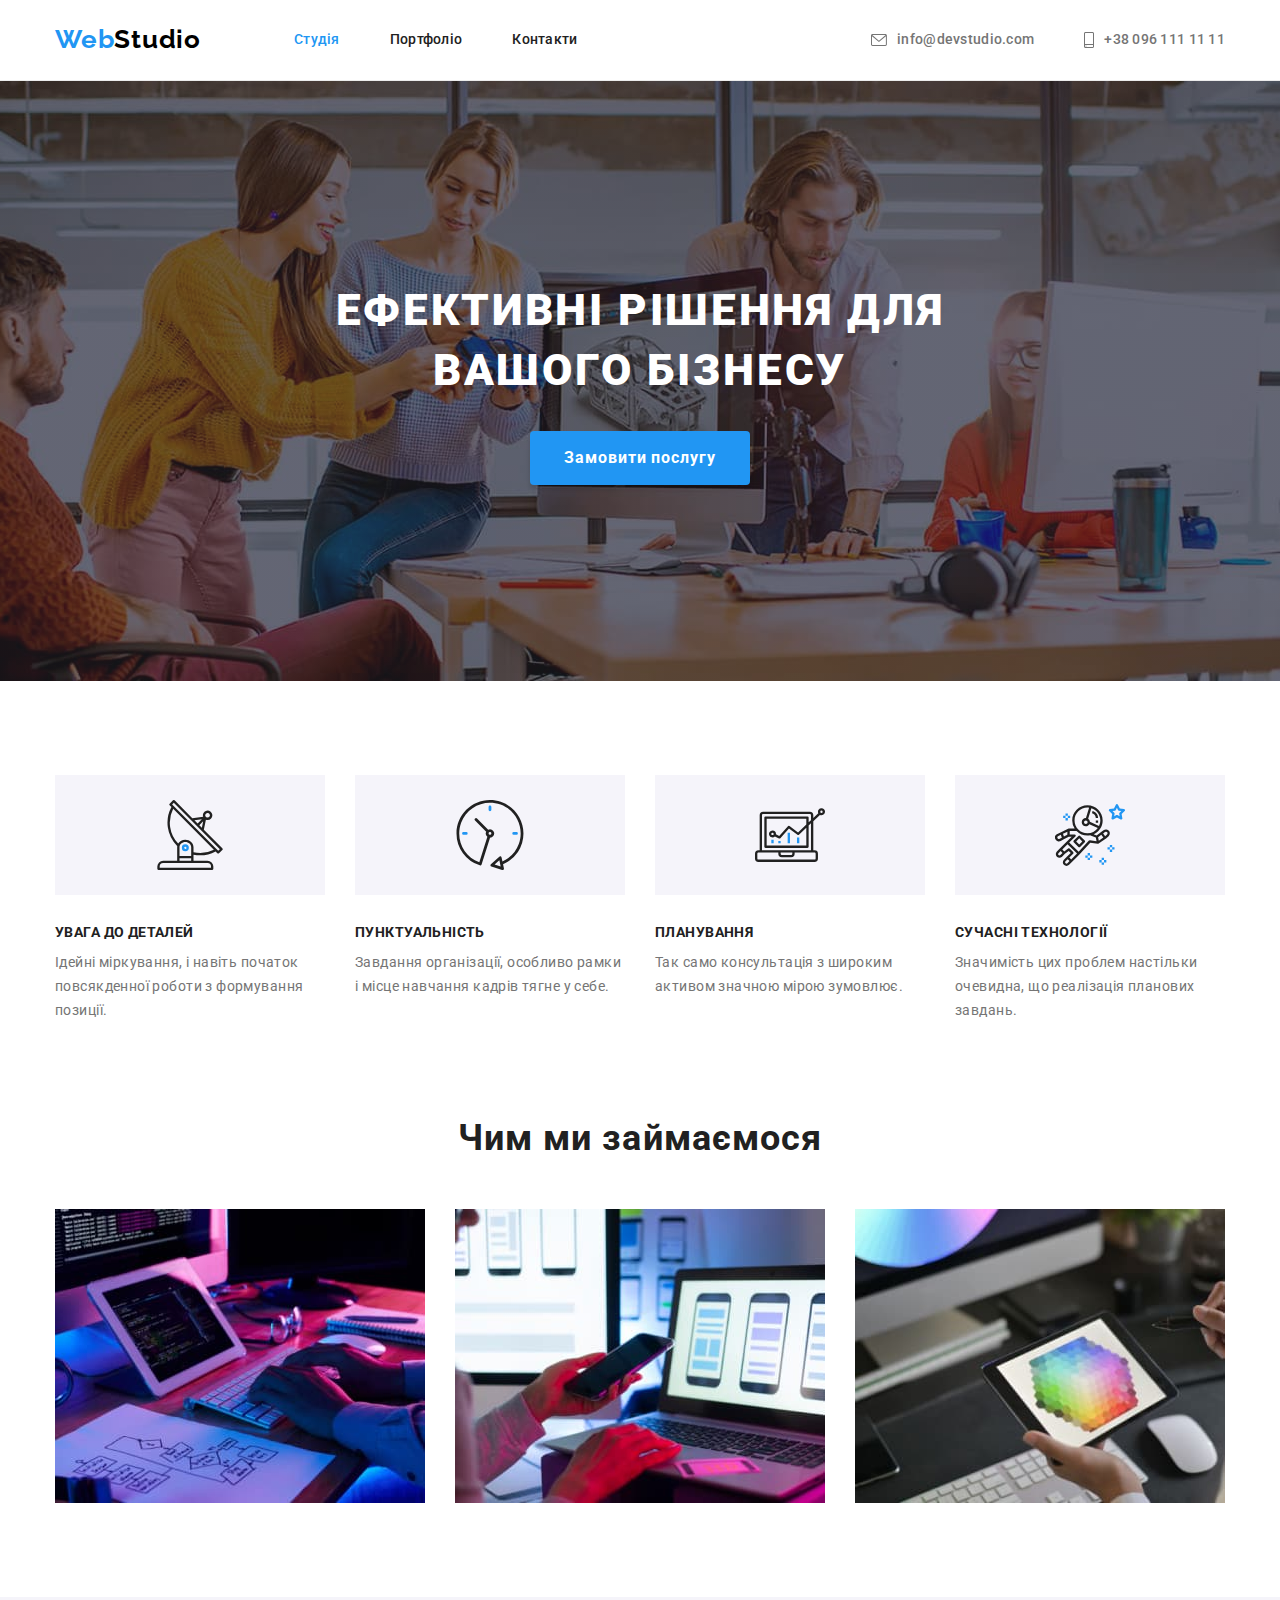
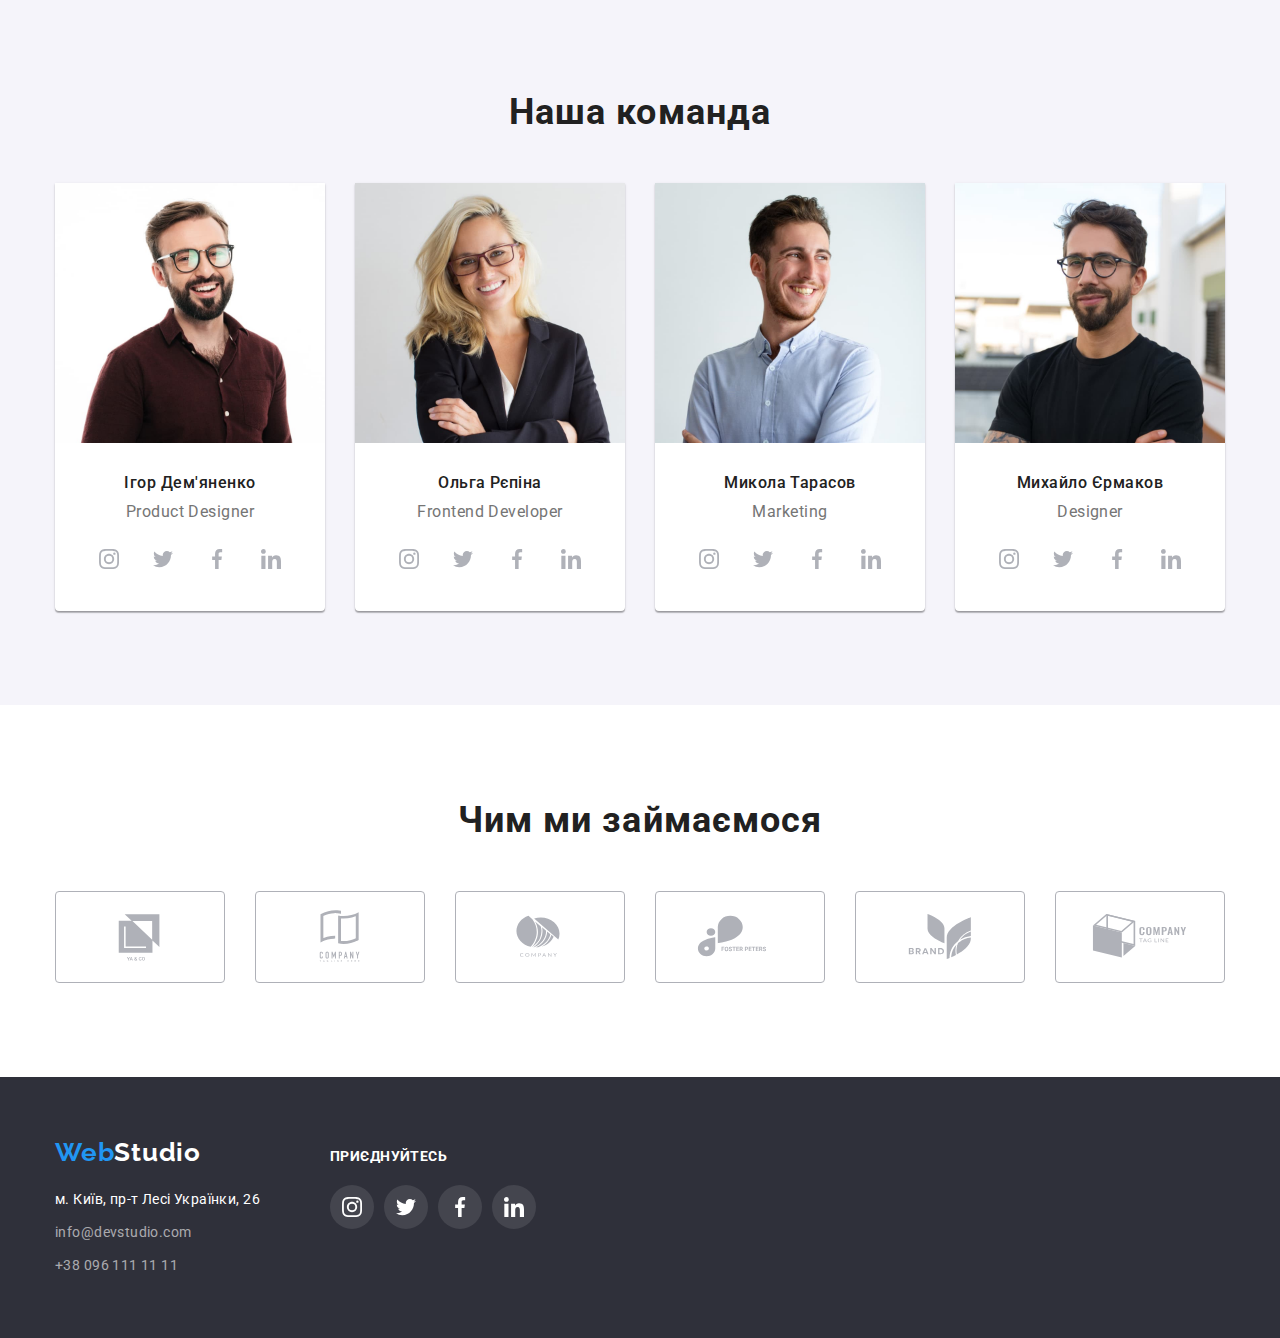
<file: index.html>
<!DOCTYPE html>
<html lang="uk">
  <head>
    <meta charset="UTF-8" />
    <meta http-equiv="X-UA-Compatible" content="IE=edge" />
    <meta name="viewport" content="width=device-width, initial-scale=1.0" />
    <title>Студія</title>
    <link
      href="https://fonts.googleapis.com/css2?family=Raleway:wght@700&family=Roboto:wght@400;500;700;900&display=swap"
      rel="stylesheet"
    />
    <!-- <link
      rel="stylesheet"
      href="https://cdnjs.cloudflare.com/ajax/libs/modern-normalize/1.1.0/modern-normalize.css"
    /> -->
    <link rel="stylesheet" href="./css/modern-normalize.css" />
    <link rel="stylesheet" href="./css/styles.css" />
  </head>
  <body>
    <header class="header">
      <div class="container main-nav">
        <nav class="nav">
          <a href="./index.html" class="logo"
            ><span class="primary">Web</span><span class="secondary">Studio</span></a
          >
          <ul class="menu-nav list">
            <li class="list-item"><a href="./index.html" class="link current">Студія</a></li>
            <li class="list-item"><a href="./portfolio.html" class="link">Портфоліо</a></li>
            <li class="list-item"><a href="" class="link">Контакти</a></li>
          </ul>
        </nav>
        <ul class="contact-nav list">
          <li class="list-item">
            <a href="mailto:info@devstudio.com" class="link envelope"
              ><svg class="header-icon envelope" width="16" height="12">
                <use href="./images/icons.svg#icon-envelope"></use></svg
              >info@devstudio.com</a
            >
          </li>
          <li class="list-item">
            <a href="tel:+380961111111" class="link smartphone"
              ><svg class="header-icon smartphone" width="10" height="16">
                <use href="./images/icons.svg#icon-smartphone"></use></svg
              >+38 096 111 11 11</a
            >
          </li>
        </ul>
      </div>
    </header>
    <main>
      <section class="hero section">
        <h1 class="hero-title">Ефективні рішення для<br />вашого бізнесу</h1>
        <button type="button" class="button">Замовити послугу</button>
      </section>

      <section class="features section without-padding">
        <div class="container">
          <h2 class="visually-hidden">Особливості</h2>
          <ul class="feature-list list">
            <li class="list-item antenna">
              <div class="wrapper">
                <svg class="button-icon" width="70" height="70">
                  <use href="./images/icons.svg#icon-antenna"></use>
                </svg>
              </div>
              <h3>Увага до деталей</h3>
              <p>Ідейні міркування, і навіть початок повсякденної роботи з формування позиції.</p>
            </li>
            <li class="list-item clock">
              <div class="wrapper">
                <svg class="button-icon" width="70" height="70">
                  <use href="./images/icons.svg#icon-clock"></use>
                </svg>
              </div>
              <h3>Пунктуальність</h3>
              <p>Завдання організації, особливо рамки і місце навчання кадрів тягне у себе.</p>
            </li>
            <li class="list-item diagram">
              <div class="wrapper">
                <svg class="button-icon" width="70" height="70">
                  <use href="./images/icons.svg#icon-diagram"></use>
                </svg>
              </div>
              <h3>Планування</h3>
              <p>Так само консультація з широким активом значною мірою зумовлює.</p>
            </li>
            <li class="list-item astronaut">
              <div class="wrapper">
                <svg class="button-icon" width="70" height="70">
                  <use href="./images/icons.svg#icon-astronaut"></use>
                </svg>
              </div>
              <h3>Сучасні технології</h3>
              <p>Значимість цих проблем настільки очевидна, що реалізація планових завдань.</p>
            </li>
          </ul>
        </div>
      </section>
      <section class="activity section">
        <div class="container">
          <h2 class="title">Чим ми займаємося</h2>
          <ul class="activity-list list">
            <li class="list-item">
              <img src="./images/box1.jpg" alt="Чим ми займаємось" width="370" />
            </li>
            <li class="list-item">
              <img src="./images/box2.jpg" alt="Чим ми займаємось" width="370" />
            </li>
            <li class="list-item">
              <img src="./images/box3.jpg" alt="Чим ми займаємось" width="370" />
            </li>
          </ul>
        </div>
      </section>
      <section class="team section">
        <div class="container">
          <h2 class="title">Наша команда</h2>
          <ul class="team-list list">
            <li class="teammate list-item">
              <img src="./images/img1.jpg" alt="Ігор Дем'яненко" width="270" />
              <div class="teammate-info">
                <h3 class="name">Ігор Дем'яненко</h3>
                <p class="post">Product Designer</p>
                <ul class="socials-list list">
                  <li class="list-item">
                    <a href="https://www.instagram.com/?hl=uk" class="link"
                      ><svg class="social-icon" width="20" height="20">
                        <use href="./images/icons.svg#icon-instagram"></use></svg
                    ></a>
                  </li>
                  <li class="list-item">
                    <a href="https://twitter.com/?lang=uk" class="link"
                      ><svg class="social-icon" width="20" height="20">
                        <use href="./images/icons.svg#icon-twitter"></use></svg
                    ></a>
                  </li>
                  <li class="list-item">
                    <a href="https://www.facebook.com/" class="link"
                      ><svg class="social-icon" width="20" height="20">
                        <use href="./images/icons.svg#icon-facebook"></use></svg
                    ></a>
                  </li>
                  <li class="list-item">
                    <a href="https://ua.linkedin.com/" class="link">
                      <svg class="social-icon" width="20" height="20">
                        <use href="./images/icons.svg#icon-linkedin"></use>
                      </svg>
                    </a>
                  </li>
                </ul>
              </div>
            </li>
            <li class="teammate list-item">
              <img src="./images/img2.jpg" alt="Ольга Рєпіна" width="270" />
              <div class="teammate-info">
                <h3 class="name">Ольга Рєпіна</h3>
                <p class="post">Frontend Developer</p>
                <ul class="socials-list list">
                  <li class="list-item">
                    <a href="https://www.instagram.com/?hl=uk" class="link"
                      ><svg class="social-icon" width="20" height="20">
                        <use href="./images/icons.svg#icon-instagram"></use></svg
                    ></a>
                  </li>
                  <li class="list-item">
                    <a href="https://twitter.com/?lang=uk" class="link"
                      ><svg class="social-icon" width="20" height="20">
                        <use href="./images/icons.svg#icon-twitter"></use></svg
                    ></a>
                  </li>
                  <li class="list-item">
                    <a href="https://www.facebook.com/" class="link"
                      ><svg class="social-icon" width="20" height="20">
                        <use href="./images/icons.svg#icon-facebook"></use></svg
                    ></a>
                  </li>
                  <li class="list-item">
                    <a href="https://ua.linkedin.com/" class="link">
                      <svg class="social-icon" width="20" height="20">
                        <use href="./images/icons.svg#icon-linkedin"></use>
                      </svg>
                    </a>
                  </li>
                </ul>
              </div>
            </li>
            <li class="teammate list-item">
              <img src="./images/img3.jpg" alt="Микола Тарасов" width="270" />
              <div class="teammate-info">
                <h3 class="name">Микола Тарасов</h3>
                <p class="post">Marketing</p>
                <ul class="socials-list list">
                  <li class="list-item">
                    <a href="https://www.instagram.com/?hl=uk" class="link"
                      ><svg class="social-icon" width="20" height="20">
                        <use href="./images/icons.svg#icon-instagram"></use></svg
                    ></a>
                  </li>
                  <li class="list-item">
                    <a href="https://twitter.com/?lang=uk" class="link"
                      ><svg class="social-icon" width="20" height="20">
                        <use href="./images/icons.svg#icon-twitter"></use></svg
                    ></a>
                  </li>
                  <li class="list-item">
                    <a href="https://www.facebook.com/" class="link"
                      ><svg class="social-icon" width="20" height="20">
                        <use href="./images/icons.svg#icon-facebook"></use></svg
                    ></a>
                  </li>
                  <li class="list-item">
                    <a href="https://ua.linkedin.com/" class="link">
                      <svg class="social-icon" width="20" height="20">
                        <use href="./images/icons.svg#icon-linkedin"></use>
                      </svg>
                    </a>
                  </li>
                </ul>
              </div>
            </li>
            <li class="teammate list-item">
              <img src="./images/img4.jpg" alt="Михайло Єрмаков" width="270" />
              <div class="teammate-info">
                <h3 class="name">Михайло Єрмаков</h3>
                <p class="post">Designer</p>
                <ul class="socials-list list">
                  <li class="list-item">
                    <a href="https://www.instagram.com/?hl=uk" class="link"
                      ><svg class="social-icon" width="20" height="20">
                        <use href="./images/icons.svg#icon-instagram"></use></svg
                    ></a>
                  </li>
                  <li class="list-item">
                    <a href="https://twitter.com/?lang=uk" class="link"
                      ><svg class="social-icon" width="20" height="20">
                        <use href="./images/icons.svg#icon-twitter"></use></svg
                    ></a>
                  </li>
                  <li class="list-item">
                    <a href="https://www.facebook.com/" class="link"
                      ><svg class="social-icon" width="20" height="20">
                        <use href="./images/icons.svg#icon-facebook"></use></svg
                    ></a>
                  </li>
                  <li class="list-item">
                    <a href="https://ua.linkedin.com/" class="link">
                      <svg class="social-icon" width="20" height="20">
                        <use href="./images/icons.svg#icon-linkedin"></use>
                      </svg>
                    </a>
                  </li>
                </ul>
              </div>
            </li>
          </ul>
        </div>
      </section>
      <section class="clients section">
        <div class="container">
          <h2 class="title">Чим ми займаємося</h2>
          <ul class="clients-list list">
            <li class="list-item" aria-label="YA&CO">
              <a href="" class="link"
                ><svg class="clients-logo" width="106" height="60">
                  <use href="./images/icons.svg#icon-client1"></use></svg
              ></a>
            </li>
            <li class="list-item" aria-label="Company Tagline Here">
              <a href="" class="link"
                ><svg class="clients-logo" width="106" height="60">
                  <use href="./images/icons.svg#icon-client2"></use></svg
              ></a>
            </li>
            <li class="list-item" aria-label="Company">
              <a href="" class="link"
                ><svg class="clients-logo" width="106" height="60">
                  <use href="./images/icons.svg#icon-client3"></use></svg
              ></a>
            </li>
            <li class="list-item" aria-label="Foster Peters">
              <a href="" class="link"
                ><svg class="clients-logo" width="106" height="60">
                  <use href="./images/icons.svg#icon-client4"></use></svg
              ></a>
            </li>
            <li class="list-item" aria-label="Brand">
              <a href="" class="link"
                ><svg class="clients-logo" width="106" height="60">
                  <use href="./images/icons.svg#icon-client5"></use></svg
              ></a>
            </li>
            <li class="list-item" aria-label="Tag Line">
              <a href="" class="link"
                ><svg class="clients-logo" width="106" height="60">
                  <use href="./images/icons.svg#icon-client6"></use></svg
              ></a>
            </li>
          </ul>
        </div>
      </section>
    </main>
    <footer class="footer">
      <div class="container">
        <div class="footer-nav">
          <a href="./index.html" class="logo"
            ><span class="primary">Web</span><span class="secondary second">Studio</span></a
          >
          <address>
            <ul class="contact list">
              <li class="list-item">
                <a
                  href="https://goo.gl/maps/WGz5SJTLMQsoGpVZA"
                  target="_blank"
                  rel="noopener noreferrer nofollow"
                  class="link address"
                  >м. Київ, пр-т Лесі Українки, 26
                </a>
              </li>
              <li class="list-item">
                <a href="mailto:info@devstudio.com" class="link">info@devstudio.com</a>
              </li>
              <li class="list-item">
                <a href="tel:+380961111111" class="link">+38 096 111 11 11</a>
              </li>
            </ul>
          </address>
        </div>

        <div class="socials-footer">
          <p class="footer-join">приєднуйтесь</p>
          <ul class="socials-list list">
            <li class="list-item">
              <a href="https://www.instagram.com/?hl=uk" class="link"
                ><svg class="social-icon" width="20" height="20">
                  <use href="./images/icons.svg#icon-instagram"></use></svg
              ></a>
            </li>
            <li class="list-item">
              <a href="https://twitter.com/?lang=uk" class="link"
                ><svg class="social-icon" width="20" height="20">
                  <use href="./images/icons.svg#icon-twitter"></use></svg
              ></a>
            </li>
            <li class="list-item">
              <a href="https://www.facebook.com/" class="link"
                ><svg class="social-icon" width="20" height="20">
                  <use href="./images/icons.svg#icon-facebook"></use></svg
              ></a>
            </li>
            <li class="list-item">
              <a href="https://ua.linkedin.com/" class="link">
                <svg class="social-icon" width="20" height="20">
                  <use href="./images/icons.svg#icon-linkedin"></use>
                </svg>
              </a>
            </li>
          </ul>
        </div>
      </div>
    </footer>
  </body>
</html>
</file>
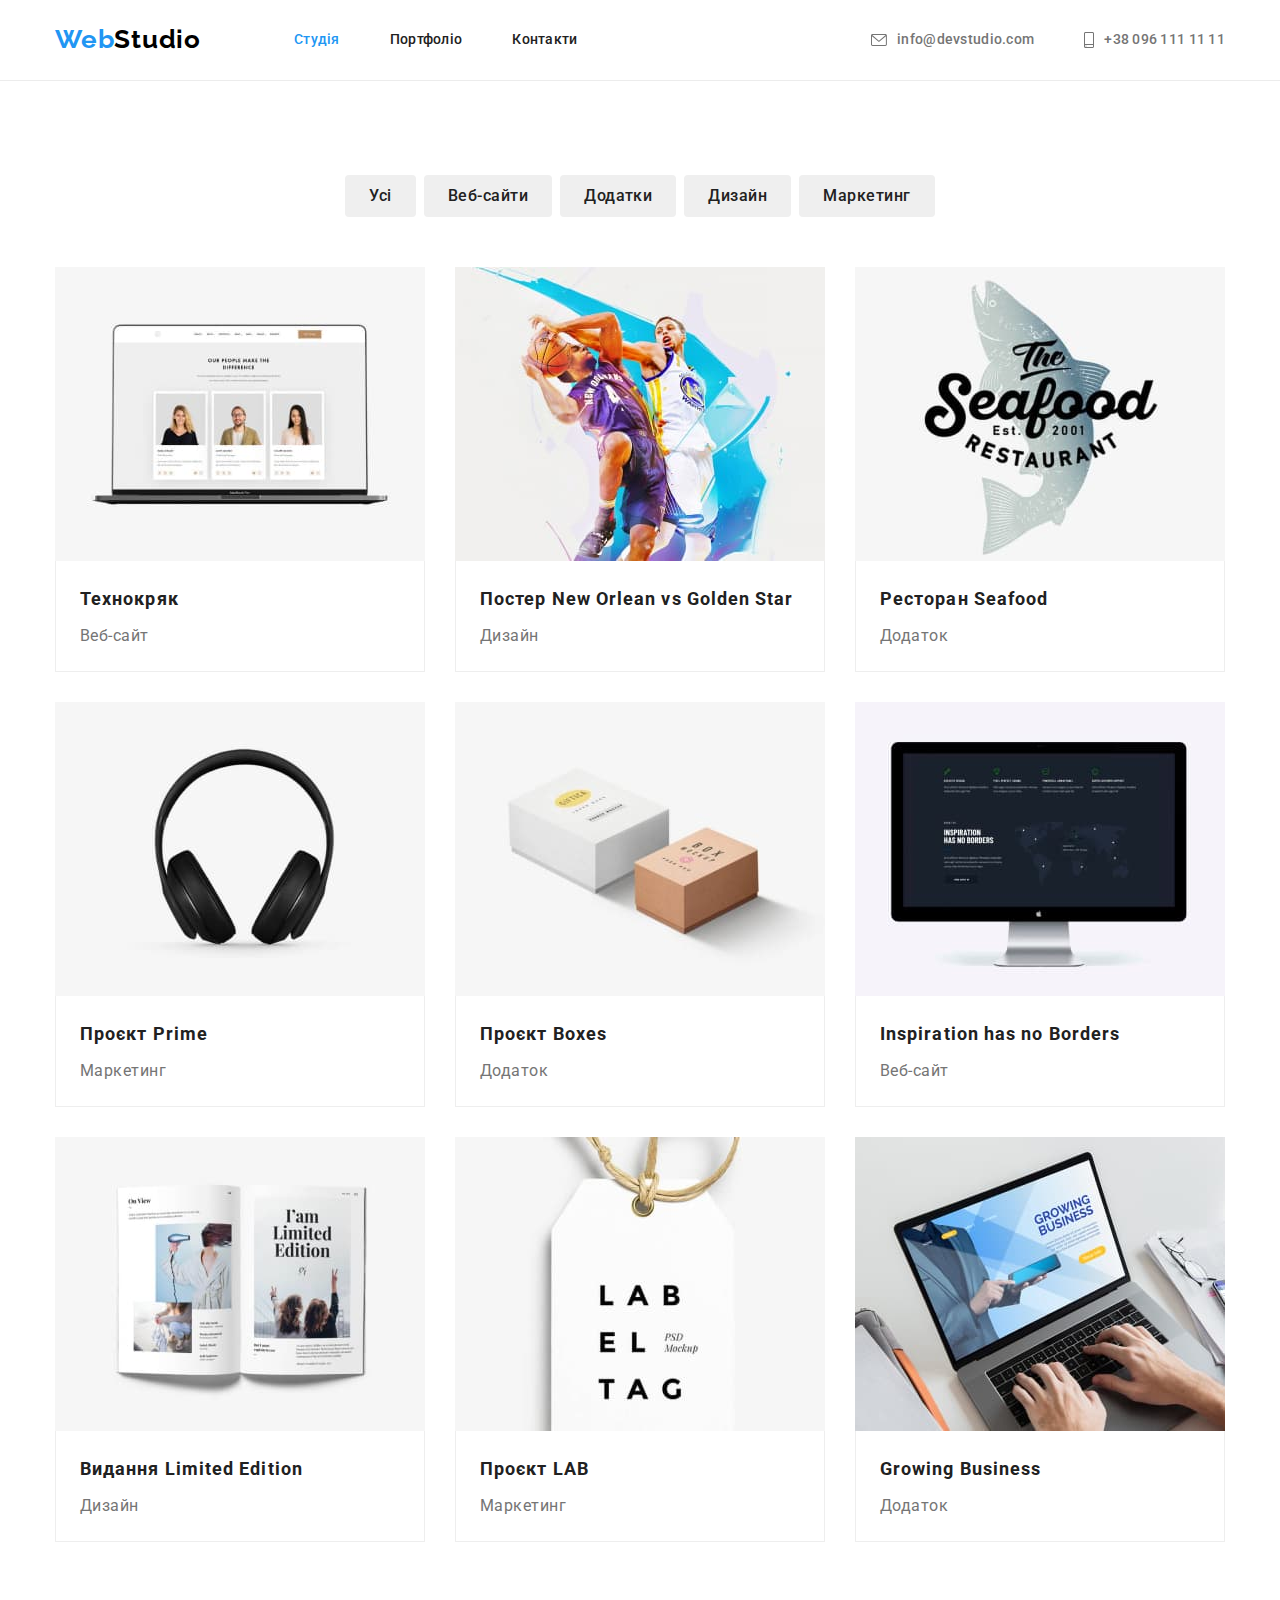
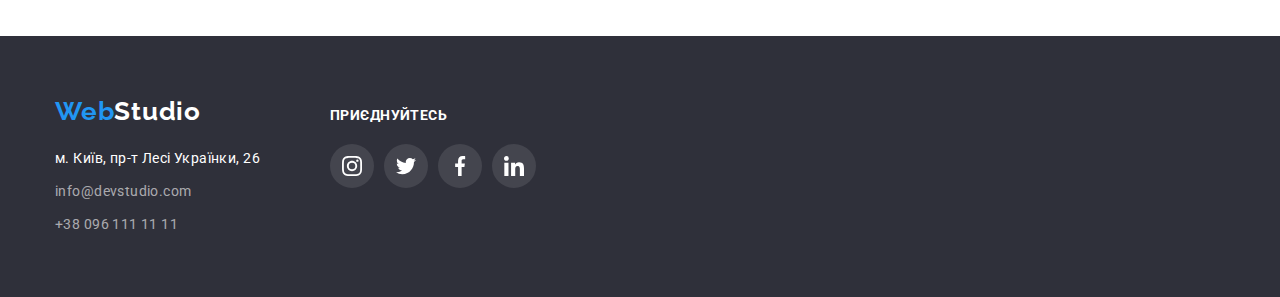
<file: portfolio.html>
<!DOCTYPE html>
<html lang="uk">
  <head>
    <meta charset="UTF-8" />
    <meta http-equiv="X-UA-Compatible" content="IE=edge" />
    <meta name="viewport" content="width=device-width, initial-scale=1.0" />
    <title>Студія</title>
    <link
      href="https://fonts.googleapis.com/css2?family=Raleway:wght@700&family=Roboto:wght@400;500;700;900&display=swap"
      rel="stylesheet"
    />
    <link rel="stylesheet" href="./css/modern-normalize.css" />
    <link rel="stylesheet" href="./css/styles.css" />
  </head>
  <body>
    <header class="header">
      <div class="container main-nav">
        <nav class="nav">
          <a href="./index.html" class="logo"
            ><span class="primary">Web</span><span class="secondary">Studio</span></a
          >
          <ul class="menu-nav list">
            <li class="list-item"><a href="./index.html" class="link current">Студія</a></li>
            <li class="list-item"><a href="./portfolio.html" class="link">Портфоліо</a></li>
            <li class="list-item"><a href="" class="link">Контакти</a></li>
          </ul>
        </nav>
        <ul class="contact-nav list">
          <li class="list-item">
            <a href="mailto:info@devstudio.com" class="link envelope"
              ><svg class="header-icon envelope" width="16" height="12">
                <use href="./images/icons.svg#icon-envelope"></use></svg
              >info@devstudio.com</a
            >
          </li>
          <li class="list-item">
            <a href="tel:+380961111111" class="link smartphone"
              ><svg class="header-icon smartphone" width="10" height="16">
                <use href="./images/icons.svg#icon-smartphone"></use></svg
              >+38 096 111 11 11</a
            >
          </li>
        </ul>
      </div>
    </header>
    <main>
      <section class="examples section">
        <div class="container">
          <h2 class="visually-hidden">Наші роботи</h2>
          <ul class="button-list list">
            <li class="list-item"><button type="button" class="button">Усі</button></li>
            <li class="list-item"><button type="button" class="button">Веб-сайти</button></li>
            <li class="list-item"><button type="button" class="button">Додатки</button></li>
            <li class="list-item"><button type="button" class="button">Дизайн</button></li>
            <li class="list-item"><button type="button" class="button">Маркетинг</button></li>
          </ul>
          <ul class="portfolio-list list">
            <li class="list-item">
              <a href="" class="link"
                ><img src="./images/portfolio1.jpg" alt="Технокряк" width="370" height="294" />
                <div class="info">
                  <h3 class="name">Технокряк</h3>
                  <p class="category">Веб-сайт</p>
                </div></a
              >
            </li>
            <li class="list-item">
              <a href="" class="link"
                ><img
                  src="./images/portfolio2.jpg"
                  alt="Постер Новий Орлеан проти Золотої зірки"
                  width="370"
                  height="294"
                />
                <div class="info">
                  <h3 class="name">Постер New Orlean vs Golden Star</h3>
                  <p class="category">Дизайн</p>
                </div></a
              >
            </li>
            <li class="list-item">
              <a href="" class="link"
                ><img
                  src="./images/portfolio3.jpg"
                  alt="Ресторан Seafood"
                  width="370"
                  height="294"
                />
                <div class="info">
                  <h3 class="name">Ресторан Seafood</h3>
                  <p class="category">Додаток</p>
                </div></a
              >
            </li>
            <li class="list-item">
              <a href="" class="link"
                ><img src="./images/portfolio4.jpg" alt="Проєкт Prime" width="370" height="294" />
                <div class="info">
                  <h3 class="name">Проєкт Prime</h3>
                  <p class="category">Маркетинг</p>
                </div></a
              >
            </li>
            <li class="list-item">
              <a href="" class="link"
                ><img src="./images/portfolio5.jpg" alt="Проєкт Boxes" width="370" height="294" />
                <div class="info">
                  <h3 class="name">Проєкт Boxes</h3>
                  <p class="category">Додаток</p>
                </div></a
              >
            </li>
            <li class="list-item">
              <a href="" class="link"
                ><img
                  src="./images/portfolio6.jpg"
                  alt="Натхнення не має кордонів"
                  width="370"
                  height="294"
                />
                <div class="info">
                  <h3 class="name">Inspiration has no Borders</h3>
                  <p class="category">Веб-сайт</p>
                </div></a
              >
            </li>
            <li class="list-item">
              <a href="" class="link"
                ><img
                  src="./images/portfolio7.jpg"
                  alt="Видання Limited Edition"
                  width="370"
                  height="294"
                />
                <div class="info">
                  <h3 class="name">Видання Limited Edition</h3>
                  <p class="category">Дизайн</p>
                </div></a
              >
            </li>
            <li class="list-item">
              <a href="" class="link"
                ><img src="./images/portfolio8.jpg" alt="Проєкт LAB" width="370" height="294" />
                <div class="info">
                  <h3 class="name">Проєкт LAB</h3>
                  <p class="category">Маркетинг</p>
                </div></a
              >
            </li>
            <li class="list-item">
              <a href="" class="link"
                ><img
                  src="./images/portfolio9.jpg"
                  alt="Зростаючий бізнес"
                  width="370"
                  height="294"
                />
                <div class="info">
                  <h3 class="name">Growing Business</h3>
                  <p class="category">Додаток</p>
                </div></a
              >
            </li>
          </ul>
        </div>
      </section>
    </main>
    <footer class="footer">
      <div class="container">
        <div class="footer-nav">
          <a href="./index.html" class="logo"
            ><span class="primary">Web</span><span class="secondary second">Studio</span></a
          >
          <address>
            <ul class="contact list">
              <li class="list-item">
                <a
                  href="https://goo.gl/maps/WGz5SJTLMQsoGpVZA"
                  target="_blank"
                  rel="noopener noreferrer nofollow"
                  class="link address"
                  >м. Київ, пр-т Лесі Українки, 26
                </a>
              </li>
              <li class="list-item">
                <a href="mailto:info@devstudio.com" class="link">info@devstudio.com</a>
              </li>
              <li class="list-item">
                <a href="tel:+380961111111" class="link">+38 096 111 11 11</a>
              </li>
            </ul>
          </address>
        </div>

        <div class="socials-footer">
          <p class="footer-join">приєднуйтесь</p>
          <ul class="socials-list list">
            <li class="list-item">
              <a href="https://www.instagram.com/?hl=uk" class="link"
                ><svg class="social-icon" width="20" height="20">
                  <use href="./images/icons.svg#icon-instagram"></use></svg
              ></a>
            </li>
            <li class="list-item">
              <a href="https://twitter.com/?lang=uk" class="link"
                ><svg class="social-icon" width="20" height="20">
                  <use href="./images/icons.svg#icon-twitter"></use></svg
              ></a>
            </li>
            <li class="list-item">
              <a href="https://www.facebook.com/" class="link"
                ><svg class="social-icon" width="20" height="20">
                  <use href="./images/icons.svg#icon-facebook"></use></svg
              ></a>
            </li>
            <li class="list-item">
              <a href="https://ua.linkedin.com/" class="link">
                <svg class="social-icon" width="20" height="20">
                  <use href="./images/icons.svg#icon-linkedin"></use>
                </svg>
              </a>
            </li>
          </ul>
        </div>
      </div>
    </footer>
  </body>
</html>
</file>
<file: css/styles.css>
/* html {
  box-sizing: border-box;
}
*,
*::before,
*::after {
  box-sizing: inherit;
} */
:root {
  --main-color: #212121;
  --logo-color: #000000;
  --phone-color: #757575;
  --primary-color: #ffffff;
  --accent-color: #2196f3;
  --hero-color: #2f303a;
  --layout-color: rgba(47, 48, 58, 0.4);
  --box-shadow-color: rgba(0, 0, 0, 0.15);
  --adress-color: rgba(255, 255, 255, 0.6);
  --footer-socials-bg-color: rgba(255, 255, 255, 0.1);
  --border-bottom-color: #ececec;
  --examples-border-color: #eeeeee;
  --team-section-bg-color: #f5f4fa;
  --clients-logo-color: #afb1b8;
  --indent: 30px;
  --items: 3;
}
/* Selectors */
body {
  font-family: 'Roboto', 'Times New Roman', 'Verdana', 'Tahoma', sans-serif;
  margin: 0;
  background-color: var(--primary-color);
  color: var(--main-color);
}
/* resets */
.list {
  padding: 0;
  margin: 0;
  list-style: none;
}
h1,
h2,
h3,
h4,
h5,
h6,
p {
  margin: 0;
}
.link {
  text-decoration: none;
  color: currentColor;
}
img {
  display: block;
  max-width: 100%;
  height: auto;
}
.button {
  display: inline-block;
  text-align: center;
  font-family: inherit;
  cursor: pointer;
  color: inherit;
  border-color: transparent;
}

.container {
  margin-left: auto;
  margin-right: auto;
  /* width: 1230px; */
  width: 1200px;
  padding-left: 15px;
  padding-right: 15px;
  /* outline: 2px solid tomato; */
}

.section {
  padding-top: 94px;
  padding-bottom: 94px;
}
.card-set {
  display: flex;
  flex-wrap: wrap;
  gap: var(--indent);
}

.card-set-item {
  flex-basis: calc((100% - var(--indent) * (var(--items) - 1)) / (var(--items)));
}
/* Header */
.header {
  border-bottom: 1px solid var(--border-bottom-color);
}

.logo {
  padding-top: 24px;
  padding-bottom: 25px;
  font-family: Raleway;
  font-weight: 700;
  font-size: 26px;
  line-height: 1.19;
  letter-spacing: 0.03em;
  text-decoration: none;
}

.logo > .primary {
  color: var(--accent-color);
}
.logo > .secondary {
  color: var(--logo-color);
}
.main-nav {
  display: flex;
  align-items: center;
}
.nav {
  display: flex;
  align-items: center;
}
.menu-nav {
  display: flex;
  margin-left: 93px;
}
.menu-nav .link {
  display: block;
  padding-top: 32px;
  padding-bottom: 32px;
  font-weight: 500;
  font-size: 14px;
  line-height: 1.14;
  letter-spacing: 0.02em;
  color: inherit;
}
.menu-nav .link:hover,
.menu-nav .link:focus {
  color: var(--accent-color);
}
.menu-nav .link.current {
  color: var(--accent-color);
}
.menu-nav .list-item + .list-item {
  margin-left: 50px;
}

.contact-nav {
  display: flex;
  margin-left: auto;
}
/* .contact-nav .list-item {
  display: inline-flex;
  align-items: center;
  color: var(--phone-color);
} */
.contact-nav .list-item + .list-item {
  margin-left: 50px;
}
.contact-nav .link {
  display: inline-flex;
  align-items: center;
  padding-top: 32px;
  padding-bottom: 32px;
  font-weight: 500;
  font-size: 14px;
  line-height: 1.14;
  letter-spacing: 0.02em;
  color: var(--phone-color);
}
.header-icon {
  margin-right: 10px;
}

/* .contact-nav .list-item:nth-child(1) .link:before */
/* .contact-nav .link:before {
  display: inline-block;
  content: '';
  width: 16px;
  height: 12px;
  margin-right: 10px;
}
.envelope::before {
  background-image: url('../images/envelope.svg');
}
.smartphone::before {
  background-image: url('../images/smartphone.svg');
} */
.contact-nav .link:hover,
.contact-nav .link:focus {
  color: var(--accent-color);
}
.header-icon {
  fill: currentColor;
}

/* .header-icon.smartphone:hover {
  fill: var(--accent-color);
} */
/* Hero */

.hero {
  padding-top: 200px;
  padding-bottom: 200px;
  max-width: 1600px;
  height: 600px;
  margin-left: auto;
  margin-right: auto;
  background-color: var(--hero-color);
  background-image: linear-gradient(to right, var(--layout-color), var(--layout-color)),
    url('../images/hero.jpg');
  background-repeat: no-repeat;
  background-position: center;
  text-align: center;
}

.hero-title {
  /* margin-top: 0; */
  margin-bottom: 30px;
  font-weight: 900;
  font-size: 44px;
  line-height: 1.36;
  letter-spacing: 0.06em;
  text-transform: uppercase;
  color: var(--primary-color);
}
.hero .button {
  background: var(--accent-color);
  box-shadow: 0px 4px 4px var(--box-shadow-color);
  border-radius: 4px;
  padding: 10px 32px;
  font-weight: 700;
  font-size: 16px;
  line-height: 1.88;
  align-items: center;
  letter-spacing: 0.06em;
  color: var(--primary-color);
}
/* Features */
.without-padding {
  padding-bottom: 0;
}
.visually-hidden {
  position: absolute;
  width: 1px;
  height: 1px;
  margin: -1px;
  border: 0;
  padding: 0;

  white-space: nowrap;
  clip-path: inset(100%);
  clip: rect(0 0 0 0);
  overflow: hidden;
}
.feature-list {
  display: flex;
  flex-wrap: wrap;
}
.feature-list .list-item {
  --items: 4;
  flex-basis: calc((100% - var(--indent) * (var(--items) - 1)) / (var(--items)));
}
.wrapper {
  display: flex;
  align-items: center;
  justify-content: center;
  margin-bottom: 30px;
  background-color: var(--team-section-bg-color);
  width: 270px;
  height: 120px;
}

.feature-list > .list-item + .list-item {
  margin-left: 30px;
}

.features h3 {
  /* margin-top: 0; */
  margin-bottom: 10px;
  font-weight: 700;
  font-size: 14px;
  line-height: 1.14;
  letter-spacing: 0.03em;
  text-transform: uppercase;
}
.features p {
  /* margin-top: 0;
  margin-bottom: 0; */
  font-size: 14px;
  line-height: 1.71;
  /* or 171% */
  letter-spacing: 0.03em;
  color: var(--phone-color);
}
/* Activity images */
.activity .title,
.team .title,
.clients .title {
  /* margin-top: 0; */
  margin-bottom: 50px;
  font-weight: 700;
  font-size: 36px;
  line-height: 1.17;
  text-align: center;
  letter-spacing: 0.03em;
}
.activity-list {
  display: flex;
  flex-wrap: wrap;
}
/* .activity-list img,
.team-list img {
  display: block;
} */
.activity-list > .list-item + .list-item,
.team-list > .list-item + .list-item {
  margin-left: 30px;
}
/* Team */
.team.section {
  background-color: var(--team-section-bg-color);
}
.team-list {
  display: flex;
  flex-wrap: wrap;
}
.team-list > .list-item {
  background-color: var(--primary-color);
  box-shadow: 0px 1px 3px rgba(0, 0, 0, 0.12), 0px 1px 1px rgba(0, 0, 0, 0.14),
    0px 2px 1px rgba(0, 0, 0, 0.2);
  border-radius: 0px 0px 4px 4px;
}
/* .teammate img {
  margin-bottom: 30px;
} */
.teammate-info {
  padding-top: 30px;
  padding-bottom: 30px;
}
.teammate .name {
  /* margin-top: 0; */
  margin-bottom: 10px;
  font-weight: 500;
  font-size: 16px;
  line-height: 1.19;
  text-align: center;
  letter-spacing: 0.03em;
}
.teammate .post {
  /* margin-top: 0; */
  margin-bottom: 16px;
  font-size: 16px;
  line-height: 1.19;
  text-align: center;
  letter-spacing: 0.03em;
  color: var(--phone-color);
}
.socials-list {
  display: flex;
  gap: 10px;
  justify-content: center;
}
.socials-list > .list-item {
  flex-basis: 44px;
}
.teammate-info .link {
  width: 44px;
  height: 44px;
  padding: 12px;

  border-radius: 50%;
  display: block;
  background-color: transparent;
  color: var(--clients-logo-color);
}
.teammate-info .link:hover,
.teammate-info .link:focus {
  background-color: var(--accent-color);
  color: var(--primary-color);
}
.teammate-info .social-icon {
  fill: currentColor;
}
/* .teammate-info .link {
  stroke: var(--clients-logo-color);
  color: transparent;
}
.teammate-info .link:hover,
.teammate-info .link:focus {
  stroke: var(--primary-color);
  color: var(--accent-color);
}
 */

/* Clients */
.clients-list {
  display: flex;
  justify-content: center;
  gap: var(--indent);
  cursor: pointer;
}

.clients-list .link {
  display: flex;
  align-items: center;
  justify-content: center;
  width: 170px;
  height: 92px;
  border: 1px solid var(--clients-logo-color);
  border-radius: 4px;
  color: var(--clients-logo-color);
}
.clients-list .link:hover,
.clients-list .link:focus {
  color: var(--accent-color);
  border: 1px solid var(--accent-color);
}
.clients-logo {
  display: block;
  fill: currentColor;
}
/* Footer */
.footer {
  background-color: var(--hero-color);
  padding-top: 60px;
  padding-bottom: 60px;
}
.footer .logo {
  display: inline-block;
  padding: 0;
  margin-bottom: 20px;
}
.contact.list .list-item:not(:last-child) {
  margin-bottom: 9px;
}
.contact .link {
  font-style: normal;
  font-size: 14px;
  line-height: 1.71;
  /* or 171% */
  letter-spacing: 0.03em;
  color: var(--adress-color);
}
.link.address {
  color: var(--primary-color);
}
.secondary.second {
  color: var(--primary-color);
}
.footer-join {
  font-weight: 700;
  font-size: 14px;
  line-height: 1.14;
  letter-spacing: 0.03em;
  text-transform: uppercase;
  color: var(--primary-color);
  margin-bottom: 20px;
}
.socials-footer .link {
  width: 44px;
  height: 44px;
  padding: 12px;
  border-radius: 50%;
  display: block;
  background-color: var(--footer-socials-bg-color);
  color: var(--primary-color);
}
.socials-footer .link:hover,
.socials-footer .link:focus {
  background-color: var(--accent-color);
  color: var(--primary-color);
}
.socials-footer .social-icon {
  fill: currentColor;
}
.footer .container {
  display: flex;
  align-items: center;
  gap: 70px;
}
/* Portfolio */
.button-list {
  display: flex;
  text-align: center;
  align-items: center;
  justify-content: center;
  margin-bottom: 50px;
}
.socials-footer {
  align-self: flex-start;
  margin-top: 12px;
}
.examples .button {
  padding: 6px 22px;
  font-weight: 500;
  font-size: 16px;
  line-height: 1.62;
  text-align: center;
  letter-spacing: 0.03em;
  border-radius: 4px;
}
.button-list .list-item:not(:first-child) {
  margin-left: 8px;
}
.examples .button:hover,
.examples .button:focus {
  background-color: var(--accent-color);
  color: var(--primary-color);
  box-shadow: 0px 3px 1px rgba(0, 0, 0, 0.1), 0px 1px 2px rgba(0, 0, 0, 0.08),
    0px 2px 2px rgba(0, 0, 0, 0.12);
}
.examples .name {
  /* margin-top: 0; */
  margin-bottom: 4px;
  font-weight: 700;
  font-size: 18px;
  line-height: 2;
  letter-spacing: 0.06em;
}
.examples .category {
  /* margin-top: 0;
  margin-bottom: 0; */
  font-size: 16px;
  line-height: 1.88;
  letter-spacing: 0.03em;
  color: var(--phone-color);
}
.portfolio-list {
  display: flex;
  flex-wrap: wrap;
  justify-content: center;
  /* margin-right: -15px; */
}
/* .portfolio-list img {
  display: block;
  max-width: 100%;
  height: auto; 
} */

/* .portfolio-list .list-item {
  width: 370px;
  width: calc((100% - 60px) / 3);
  margin-right: 15px; 
  }*/

.portfolio-list .list-item:not(:nth-child(3n)) {
  margin-right: 30px;
}

.portfolio-list .list-item:not(:nth-last-child(-n + 3)) {
  margin-bottom: 30px;
}

.portfolio-list img {
  margin-right: 0px;
  /* margin-bottom: 20px; */
}
.info {
  padding: 20px 24px;
  border: 1px solid var(--examples-border-color);
  border-top: none;
  /* border-right: 1px solid var(--examples-border-color);
  border-left: 1px solid var(--examples-border-color);
  border-bottom: 1px solid var(--examples-border-color); */
}
.portfolio-list .list-item {
  flex-basis: calc((100% - var(--indent) * (var(--items) - 1)) / (var(--items)));
}
.portfolio-list .list-item:hover {
  box-shadow: 0px 1px 1px rgba(0, 0, 0, 0.12), 0px 4px 4px rgba(0, 0, 0, 0.06),
    1px 4px 6px rgba(0, 0, 0, 0.16);
}
</file>
